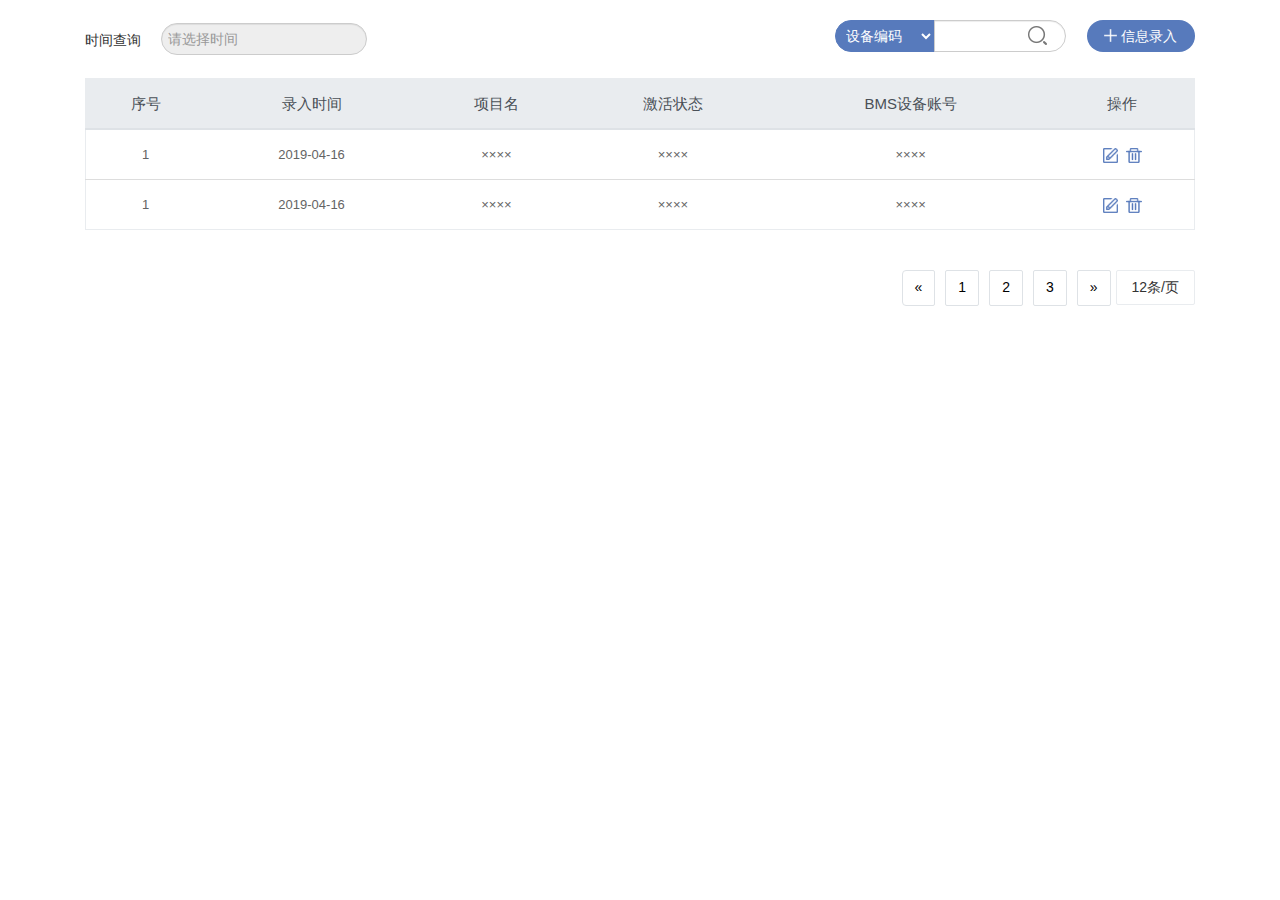
<file: 2019416/Bmsmanage.html>
<html>

<head>
    <title>BMS平台系统管理</title>
    <link rel="stylesheet" href="./css/index.css">
    <link rel="stylesheet" href="https://maxcdn.bootstrapcdn.com/bootstrap/4.0.0/css/bootstrap.min.css" integrity="sha384-Gn5384xqQ1aoWXA+058RXPxPg6fy4IWvTNh0E263XmFcJlSAwiGgFAW/dAiS6JXm"
        crossorigin="anonymous">
        <link href="./bootstrap/css/bootstrap.min.css" rel="stylesheet" media="screen">
        <link rel="stylesheet" href="./css/manage.css">
        
</head>


<body>
    <div class="container">
        <div class="dateStyle">

            <div class="control-group">
                <label class="control-label">时间查询</label>
                <input size="16" id="startCheckTime" type="text" value="" placeholder="请选择时间" readonly class="form_datetime">
                <!-- <input size="16" id="endCheckTime" type="text" value="" placeholder="请选择结束时间" readonly class="form_datetime"> -->
            </div>
            <div class="selectStyle">
                <div class="input-group mb-3">
                    <div class="input-group-prepend">
                        <select class="form-controls">
                            <option>设备编码</option>
                            <option>项目名</option>
                        </select>
                    </div>
                    <input type="text" class="form-control" aria-label="Text input with dropdown button">
                    <img onclick="search" src="./img/sousuo.png" alt="" class="search">
                </div>

                <div class="recorded">
                    <img src="./img/jia.png" alt=""> 信息录入
                </div>
            </div>
        </div>


        <div>
            <table class="table table-hover">
                <thead class="thead-light">
                    <tr>
                        <th scope="col">序号</th>
                        <th scope="col">录入时间</th>
                        <th scope="col">项目名</th>
                        <th scope="col">激活状态</th>
                        <th scope="col">BMS设备账号</th>
                        <th scope="col">操作</th>
                    </tr>
                </thead>
                <tbody>
                    <tr>
                        <td>1</td>
                        <td>2019-04-16</td>
                        <td>××××</td>
                        <td>××××</td>
                        <td>××××</td>
                        <td>
                            <img class="edit_btn" src="./img/edit.png" alt="">
                            <img  class="del_btn"  data-toggle="modal" data-target="#exampleModalLong" src="./img/del.png" alt="">
                        </td>
                    </tr>
                    <tr>
                        <td>1</td>
                        <td>2019-04-16</td>
                        <td>××××</td>
                        <td>××××</td>
                        <td>××××</td>
                        <td>
                            <img class="edit_btn" src="./img/edit.png" alt="">
                            <img class="del_btn"  data-toggle="modal" data-target="#exampleModalLong" src="./img/del.png" alt="">
                        </td>
                    </tr>
                </tbody>
            </table>
            <div class="pages">
                <nav aria-label="Page navigation example">
                    <ul class="pagination">
                        <li class="page-item">
                            <a class="page-link" href="#" aria-label="Previous">
                                <span aria-hidden="true">&laquo;</span>
                                <span class="sr-only">Previous</span>
                            </a>
                        </li>
                        <li class="page-item">
                            <a class="page-link" href="#">1</a>
                        </li>
                        <li class="page-item">
                            <a class="page-link" href="#">2</a>
                        </li>
                        <li class="page-item">
                            <a class="page-link" href="#">3</a>
                        </li>
                        <li class="page-item">
                            <a class="page-link" href="#" aria-label="Next">
                                <span aria-hidden="true">&raquo;</span>
                                <span class="sr-only">Next</span>
                            </a>
                        </li>
                        <li class="page-item">
                            <div class="alltotal">
                                12条/页
                            </div>
                        </li>
                    </ul>
                </nav>

            </div>
        </div>
               
    </div>
    
      
      <!-- Modal -->
      <div class="modal fade" id="exampleModalLong" tabindex="-1" role="dialog" aria-labelledby="exampleModalLongTitle" aria-hidden="true">
        <div class="modal-dialog" role="document">
          <div class="modal-content">
            <div class="modal-header">
              <h5 class="modal-title" id="exampleModalLongTitle">是否删除</h5>
              <button type="button" class="close" data-dismiss="modal" aria-label="Close">
                <span aria-hidden="true">&times;</span>
              </button>
            </div>
            <div class="modal-body">
              确定删除？
            </div>
            <div class="modal-footer">
              <button type="button" class="btn btn-secondary" data-dismiss="modal">取消</button>
              <button type="button" class="btn btn-primary">确定</button>
            </div>
          </div>
        </div>
      </div>
          
    <script src="https://code.jquery.com/jquery-3.2.1.slim.min.js" integrity="sha384-KJ3o2DKtIkvYIK3UENzmM7KCkRr/rE9/Qpg6aAZGJwFDMVNA/GpGFF93hXpG5KkN"
        crossorigin="anonymous"></script>
    <script src="https://cdnjs.cloudflare.com/ajax/libs/popper.js/1.12.9/umd/popper.min.js" integrity="sha384-ApNbgh9B+Y1QKtv3Rn7W3mgPxhU9K/ScQsAP7hUibX39j7fakFPskvXusvfa0b4Q"
        crossorigin="anonymous"></script>
    <script src="https://maxcdn.bootstrapcdn.com/bootstrap/4.0.0/js/bootstrap.min.js" integrity="sha384-JZR6Spejh4U02d8jOt6vLEHfe/JQGiRRSQQxSfFWpi1MquVdAyjUar5+76PVCmYl"
        crossorigin="anonymous"></script>
    <script type="text/javascript" src="./jquery/jquery-1.8.3.min.js" charset="UTF-8"></script>
    <script type="text/javascript" src="./bootstrap/js/bootstrap.min.js"></script>
    <script type="text/javascript" src="./js/bootstrap-datetimepicker.js"></script>
    <script type="text/javascript" src="./js/bootstrap-datetimepicker.min.js"></script>
    <script type="text/javascript" src="./js/locales/bootstrap-datetimepicker.zh-CN.js" charset="UTF-8"></script>
    <link href="./css/bootstrap-datetimepicker.min.css" rel="stylesheet" media="screen">
    <script type="text/javascript">
        $('#startCheckTime,#endCheckTime').datetimepicker({
            language: 'zh-CN',
            weekStart: 0, //一周从哪一天开始
            pickDate: true,
            pickTime: true,
            useMinutes: true,
            useSeconds: true,
            useCurrent: true,
            minuteStepping: 1,
            pick12HourFormat: false,
            autoclose: true,//加上这个参数

        });

        $(".form_datetime").datetimepicker({ format: 'yyyy-mm-dd hh:ii' });
        $('.form_datetime').datetimepicker({
            //language:  'fr',
            weekStart: 1,
            todayBtn: 1,
            autoclose: 1,
            todayHighlight: 1,
            startView: 2,
            forceParse: 0,
            showMeridian: 1,

        }
        );

    </script>

</body>


</html>
</file>
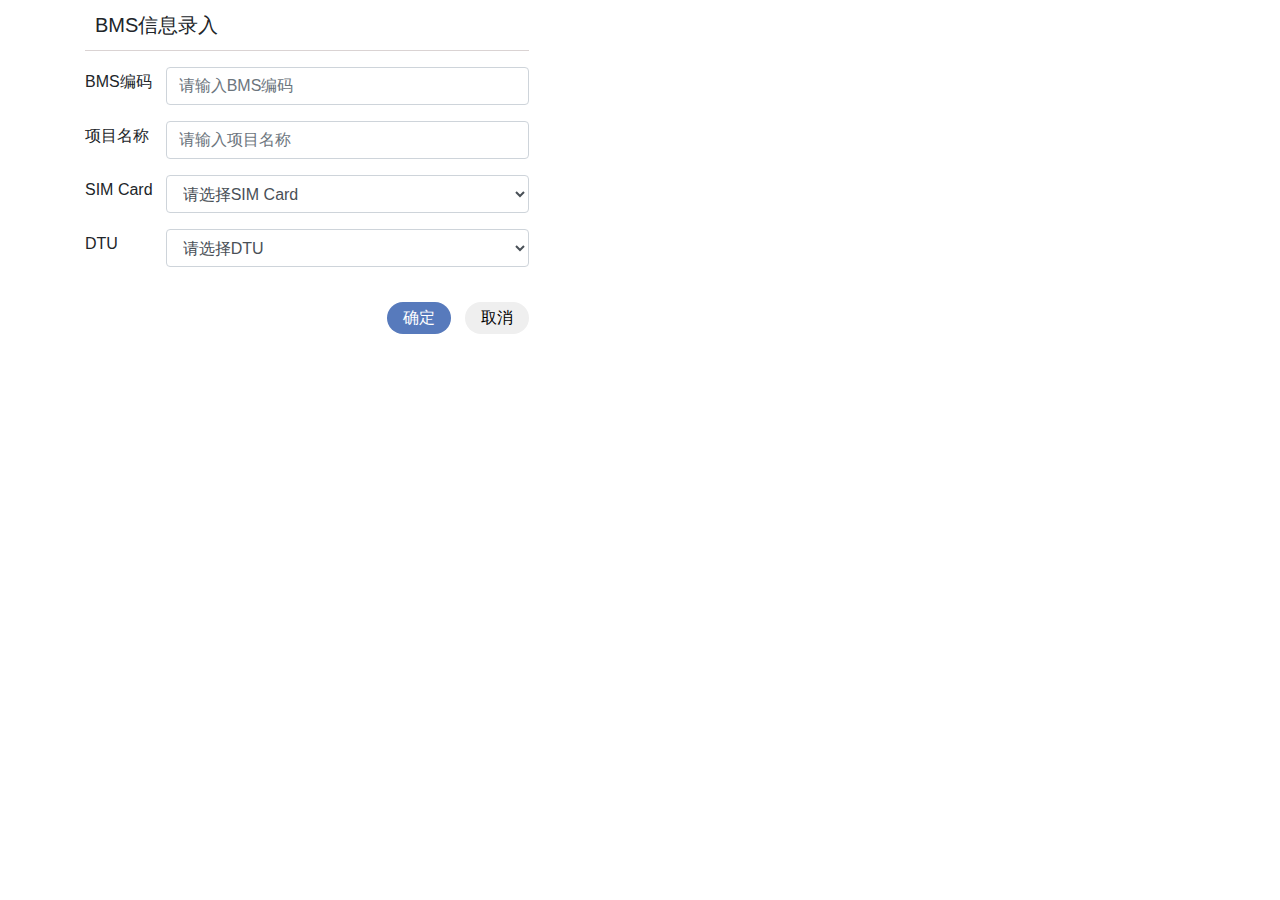
<file: 2019416/Bmsmanageadd.html>
<head>
    <title>BMS平台系统管理</title>
    <link rel="stylesheet" href="https://maxcdn.bootstrapcdn.com/bootstrap/4.0.0/css/bootstrap.min.css" integrity="sha384-Gn5384xqQ1aoWXA+058RXPxPg6fy4IWvTNh0E263XmFcJlSAwiGgFAW/dAiS6JXm"
        crossorigin="anonymous">
        <link rel="stylesheet" href="./css/add.css">
    <style>
        
    </style>
</head>

<body>
    <div class="container">
        <div class="Bmsadd">
            <p>BMS信息录入</p>
            <div>
                <form role="form">
                    <div class="form-group">
                        <label for="name">BMS编码</label>
                        <input type="text" class="form-control" id="name" placeholder="请输入BMS编码">
                    </div>
                    <div class="form-group">
                        <label for="name">项目名称</label>
                        <input type="text" class="form-control" id="name" placeholder="请输入项目名称">
                    </div>
                    <div class="form-group">
                        <label for="name">SIM Card</label>
                        <select name="" class="form-control" >
                            <option disabled selected>请选择SIM Card</option>
                            <option value="volvo">1</option>
                            <option value="saab">2</option>
                        </select>
                    </div>
                    <div class="form-group">
                        <label for="name">DTU</label>
                        <select class="form-control">
                           <option disabled selected>请选择DTU</option>
                            <option>1</option>
                            <option>2</option>
                            <option>3</option>
                            <option>4</option>
                            <option>5</option>
                        </select>
                    </div>
                   <div class="from_footer">
                        <button type="submit" class="btn btn-default up">确定</button>
                        <button type="submit" class="btn btn-default">取消</button>
                   </div>
                </form>
            </div>
        </div>

    </div>
</body>
</file>
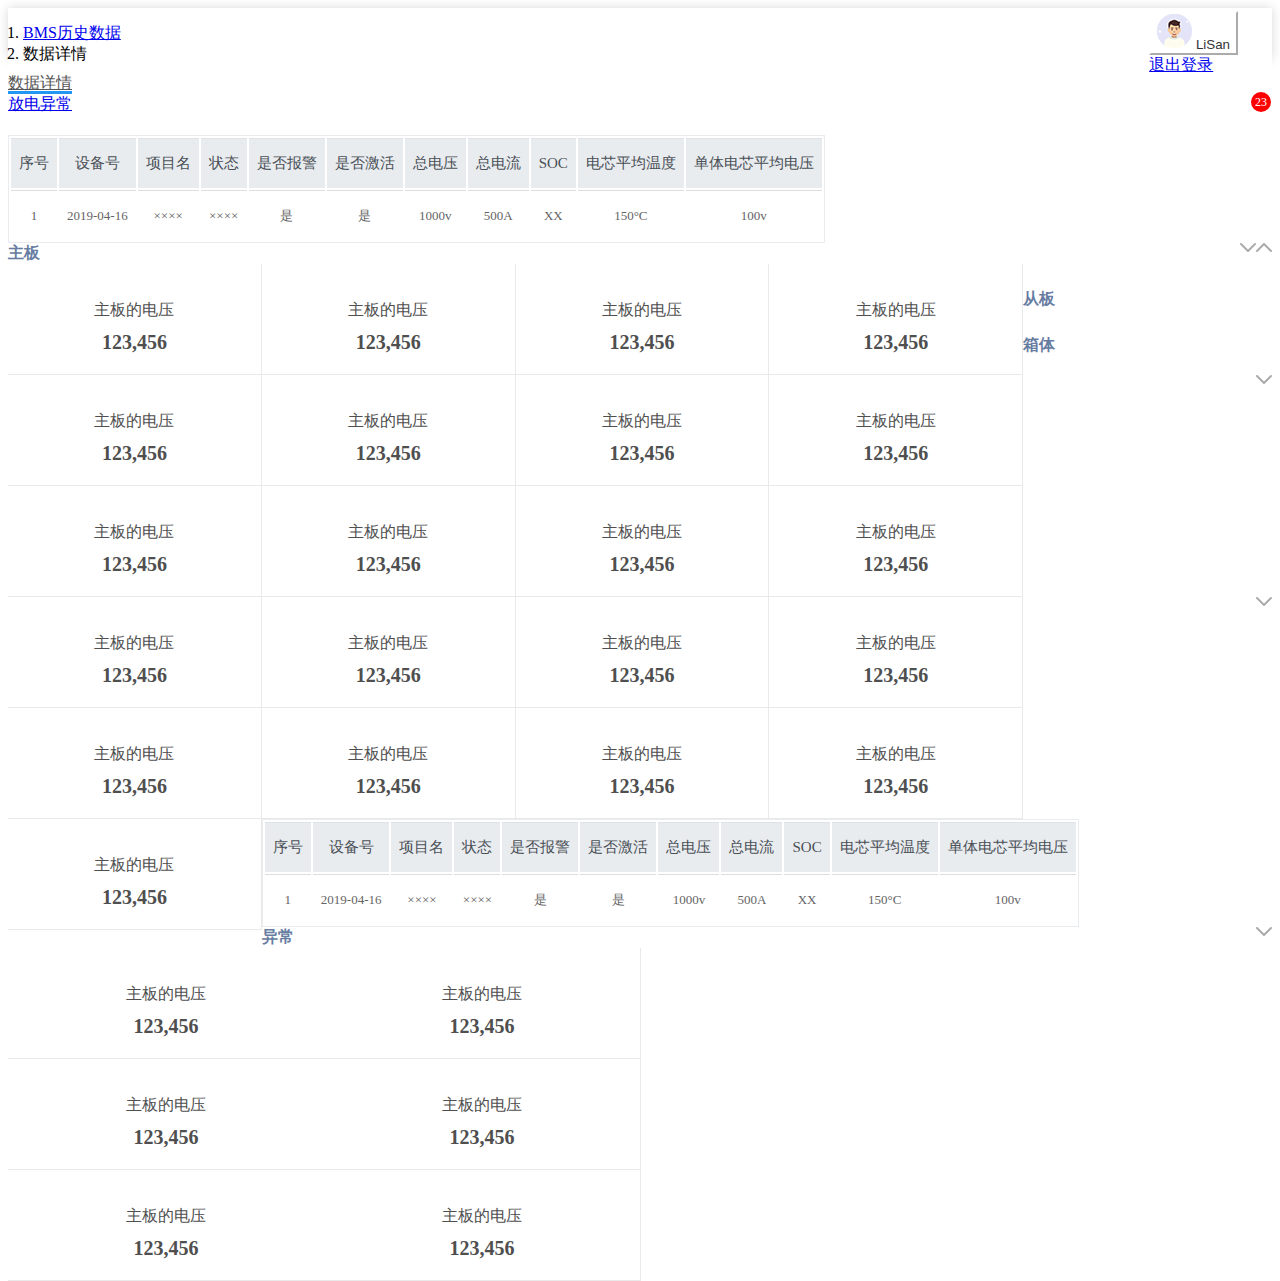
<file: 2019416/details.html>
<!DOCTYPE html>
<html>

<head>
    <title>详情</title>

    <link href="https://cdn.staticfile.org/twitter-bootstrap/3.3.7/css/bootstrap.min.css" rel="stylesheet">
    <script src="https://cdn.staticfile.org/jquery/2.0.0/jquery.js"></script>
    <script src="https://cdn.staticfile.org/twitter-bootstrap/3.3.7/js/bootstrap.min.js"></script>
    <link rel="stylesheet" href="./css/details.css">
    <link rel="stylesheet" href="./css/index.css">
</head>

<body>
    <div class="tabsNav">
      <div class="container">
            <nav aria-label="breadcrumb">
                    <ol class="breadcrumb">
                        <li class="breadcrumb-item">
                            <a href="#">BMS历史数据</a>
                        </li>
                        <li class="breadcrumb-item active" aria-current="page">数据详情</li>
                    </ol>
                    <div class="navs">
                        <div class="btn-group">
                            <button type="button" class="btn btn-default dropdown-toggle" data-toggle="dropdown" aria-haspopup="true" aria-expanded="false">
                                <img src="./img/yonghu.png" alt=""> LiSan
                                <span class="caret"></span>
                            </button>
                            <ul class="dropdown-menu">
                                <li>
                                    <a href="#">退出登录</a>
                                </li>
                                
                            </ul>
                        </div>
                    </div>
                </nav>
      </div>

    </div>
    <div class="container">

        <ul id="myTab" class="nav nav-tabs">
            <li class="active">
                <a href="#home" data-toggle="tab">
                    数据详情</a>
            </li>
            <li>
                <a href="#ios" data-toggle="tab">放电异常</a>
                <div class="active_msg">23</div>
            </li>

        </ul>
        <div id="myTabContent" class="tab-content">
            <div class="tab-pane fade in active" id="home">
                <div class="details_table">
                    <table class="table">
                        <thead class="thead-light">
                            <tr>
                                <th scope="col">序号</th>
                                <th scope="col">设备号</th>
                                <th scope="col">项目名</th>
                                <th scope="col">状态</th>
                                <th scope="col">是否报警</th>
                                <th scope="col">是否激活</th>
                                <th scope="col">总电压</th>
                                <th scope="col">总电流</th>
                                <th scope="col">SOC</th>
                                <th scope="col">电芯平均温度</th>
                                <th scope="col">单体电芯平均电压</th>
                            </tr>
                        </thead>
                        <tbody>
                            <tr>
                                <td>1</td>
                                <td>2019-04-16</td>
                                <td>××××</td>
                                <td>××××</td>
                                <td>是</td>
                                <td>是</td>
                                <td>1000v</td>
                                <td>500A</td>
                                <td>XX</td>
                                <td>150°C</td>
                                <td>100v</td>
                            </tr>
                        </tbody>
                    </table>
                </div>
                <div>
                    <div class="panel-group" id="accordion">
                        <div class="panel panel-default">
                            <div class="panel-heading">
                                <h4 class="panel-title" href="#mainboard" data-toggle="collapse" data-parent="#accordion">
                                    主板
                                    <img id="pull" src="./img/pull.png" alt="" class="right_iconpull">
                                    <img id="push" src="./img/push.png" alt="" class="right_iconpull">
                                </h4>
                            </div>
                            <div id="mainboard" class="panel-collapse collapse in">
                                <div class="panel-body">
                                    <div class="mainboard_list">
                                        <ul>
                                            <li>
                                                <div>
                                                    <p>主板的电压</p>
                                                    <b>123,456</b>
                                                </div>
                                            </li>
                                            <li>
                                                <div>
                                                    <p>主板的电压</p>
                                                    <b>123,456</b>
                                                </div>
                                            </li>
                                            <li>
                                                <div>
                                                    <p>主板的电压</p>
                                                    <b>123,456</b>
                                                </div>
                                            </li>
                                            <li>
                                                <div>
                                                    <p>主板的电压</p>
                                                    <b>123,456</b>
                                                </div>
                                            </li>
                                            <li>
                                                <div>
                                                    <p>主板的电压</p>
                                                    <b>123,456</b>
                                                </div>
                                            </li>
                                            <li>
                                                <div>
                                                    <p>主板的电压</p>
                                                    <b>123,456</b>
                                                </div>
                                            </li>
                                            <li>
                                                <div>
                                                    <p>主板的电压</p>
                                                    <b>123,456</b>
                                                </div>
                                            </li>

                                        </ul>
                                    </div>
                                </div>
                            </div>
                        </div>
                        <div class="panel panel-default">
                            <div class="panel-heading">
                                <h4 class="panel-title" data-toggle="collapse" data-parent="#accordion" href="#collapseTwo">
                                    从板
                                    <img id="push" src="./img/push.png" alt="" class="right_iconpull">

                                </h4>
                            </div>
                            <div id="collapseTwo" class="panel-collapse collapse">
                                <div class="panel-body">
                                    <div class="mainboard_list">
                                        <ul>
                                            <li>
                                                <div>
                                                    <p>主板的电压</p>
                                                    <b>123,456</b>
                                                </div>
                                            </li>
                                            <li>
                                                <div>
                                                    <p>主板的电压</p>
                                                    <b>123,456</b>
                                                </div>
                                            </li>
                                            <li>
                                                <div>
                                                    <p>主板的电压</p>
                                                    <b>123,456</b>
                                                </div>
                                            </li>
                                            <li>
                                                <div>
                                                    <p>主板的电压</p>
                                                    <b>123,456</b>
                                                </div>
                                            </li>
                                            <li>
                                                <div>
                                                    <p>主板的电压</p>
                                                    <b>123,456</b>
                                                </div>
                                            </li>
                                            <li>
                                                <div>
                                                    <p>主板的电压</p>
                                                    <b>123,456</b>
                                                </div>
                                            </li>
                                            <li>
                                                <div>
                                                    <p>主板的电压</p>
                                                    <b>123,456</b>
                                                </div>
                                            </li>

                                        </ul>
                                    </div>
                                </div>
                            </div>
                        </div>
                        <div class="panel panel-default">
                            <div class="panel-heading">
                                <h4 class="panel-title" data-toggle="collapse" data-parent="#accordion" href="#collapseThree">

                                    箱体
                                    <img id="push" src="./img/push.png" alt="" class="right_iconpull">

                                </h4>
                            </div>
                            <div id="collapseThree" class="panel-collapse collapse">
                                <div class="panel-body">
                                    <div class="mainboard_list">
                                        <ul>
                                            <li>
                                                <div>
                                                    <p>主板的电压</p>
                                                    <b>123,456</b>
                                                </div>
                                            </li>
                                            <li>
                                                <div>
                                                    <p>主板的电压</p>
                                                    <b>123,456</b>
                                                </div>
                                            </li>
                                            <li>
                                                <div>
                                                    <p>主板的电压</p>
                                                    <b>123,456</b>
                                                </div>
                                            </li>
                                            <li>
                                                <div>
                                                    <p>主板的电压</p>
                                                    <b>123,456</b>
                                                </div>
                                            </li>
                                            <li>
                                                <div>
                                                    <p>主板的电压</p>
                                                    <b>123,456</b>
                                                </div>
                                            </li>
                                            <li>
                                                <div>
                                                    <p>主板的电压</p>
                                                    <b>123,456</b>
                                                </div>
                                            </li>
                                            <li>
                                                <div>
                                                    <p>主板的电压</p>
                                                    <b>123,456</b>
                                                </div>
                                            </li>

                                        </ul>
                                    </div>
                                </div>
                            </div>
                        </div>
                    </div>
                </div>
            </div>

            <div class="tab-pane fade" id="ios">
                <div class="details_table">
                    <table class="table">
                        <thead class="thead-light">
                            <tr>
                                <th scope="col">序号</th>
                                <th scope="col">设备号</th>
                                <th scope="col">项目名</th>
                                <th scope="col">状态</th>
                                <th scope="col">是否报警</th>
                                <th scope="col">是否激活</th>
                                <th scope="col">总电压</th>
                                <th scope="col">总电流</th>
                                <th scope="col">SOC</th>
                                <th scope="col">电芯平均温度</th>
                                <th scope="col">单体电芯平均电压</th>
                            </tr>
                        </thead>
                        <tbody>
                            <tr>
                                <td>1</td>
                                <td>2019-04-16</td>
                                <td>××××</td>
                                <td>××××</td>
                                <td>是</td>
                                <td>是</td>
                                <td>1000v</td>
                                <td>500A</td>
                                <td>XX</td>
                                <td>150°C</td>
                                <td>100v</td>
                            </tr>
                        </tbody>
                    </table>
                </div>
                <div class="panel-group" id="accordions">
                    <div class="panel panel-default">
                        <div class="panel-heading">
                            <h4 class="panel-title" href="#abnormal" data-toggle="collapse" data-parent="#accordions">
                                异常
                                <img id="push" src="./img/push.png" alt="" class="right_iconpull">
                            </h4>
                        </div>
                        <div id="abnormal" class="panel-collapse collapse in">
                            <div class="panel-body">
                                <div class="abnormal_list">
                                    <ul>
                                        <li>
                                            <div>
                                                <p>主板的电压</p>
                                                <b>123,456</b>
                                            </div>
                                            <div>
                                                <p>主板的电压</p>
                                                <b>123,456</b>
                                            </div>
                                        </li>
                                        <li>
                                            <div>
                                                <p>主板的电压</p>
                                                <b>123,456</b>
                                            </div>
                                            <div>
                                                <p>主板的电压</p>
                                                <b>123,456</b>
                                            </div>
                                        </li>
                                        <li>
                                            <div>
                                                <p>主板的电压</p>
                                                <b>123,456</b>
                                            </div>

                                            <div>
                                                <p>主板的电压</p>
                                                <b>123,456</b>
                                            </div>
                                        </li>


                                    </ul>
                                </div>
                            </div>
                        </div>
                    </div>
                </div>
            </div>
        </div>
    </div>
    <script>
        $(function () {
            $('#myTab li:eq(0) a').tab('show');
        });
        $(function () { $('#mainboard').collapse('show') });
        $(function () { $('#collapseTwo').collapse('show') });
        $(function () { $('#collapseThree').collapse('show') });
        $(function () {
            $('#collapseThree').collapse({
                toggle: false
            })
        });
        $("#pull").hide();
        $('#mainboard').on('show.bs.collapse', function () {
            $("#pull").show();
            $("#push").hide();

        })
        $('#mainboard').on('hide.bs.collapse', function () {

            $("#push").show();
            $("#pull").hide();
        })
    </script>

</body>

</html>
</file>
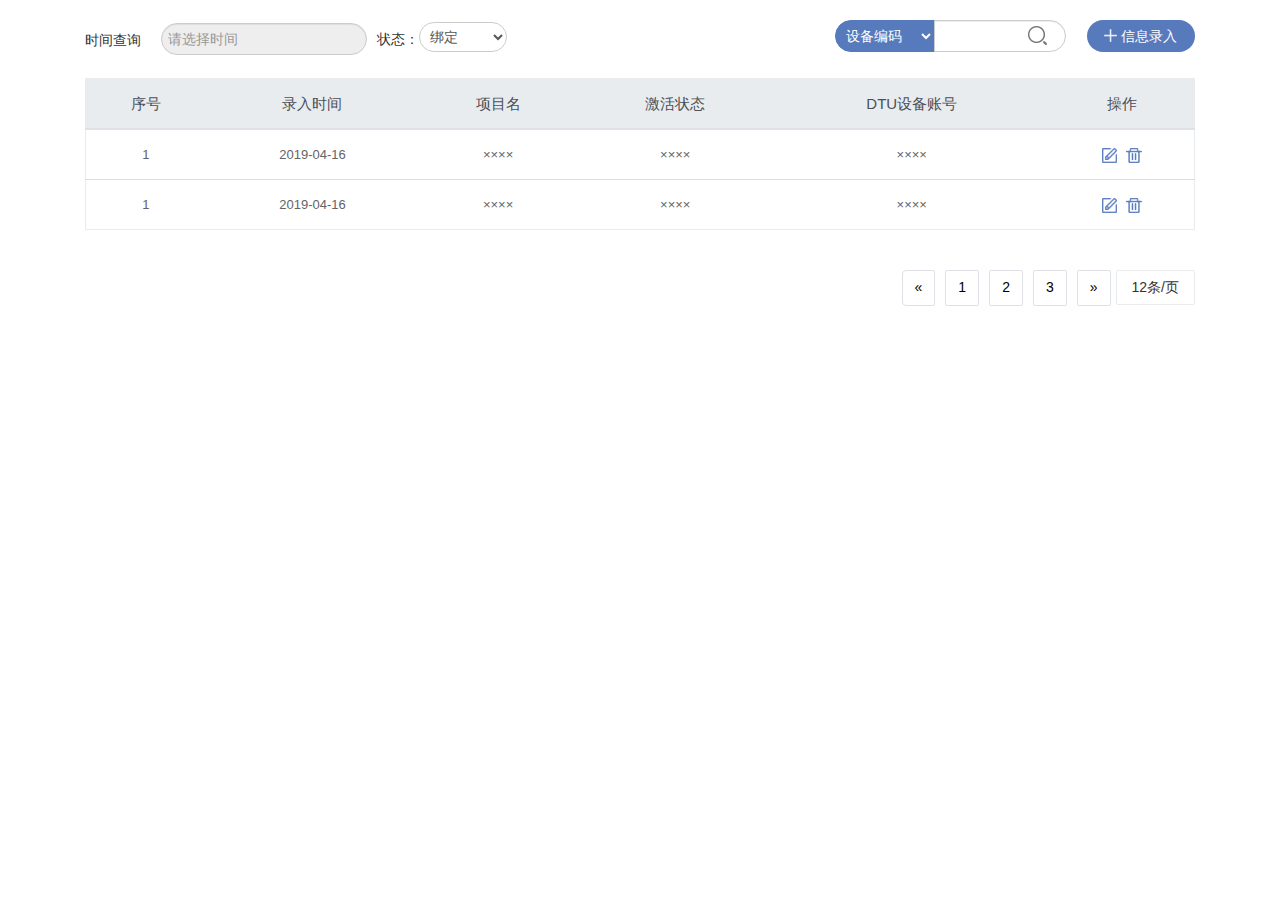
<file: 2019416/Dtumanage.html>
<html>

<head>
    <title>BMS平台系统管理</title>
    <link rel="stylesheet" href="./css/index.css">
    <link rel="stylesheet" href="https://maxcdn.bootstrapcdn.com/bootstrap/4.0.0/css/bootstrap.min.css" integrity="sha384-Gn5384xqQ1aoWXA+058RXPxPg6fy4IWvTNh0E263XmFcJlSAwiGgFAW/dAiS6JXm"
        crossorigin="anonymous">
    <link href="./bootstrap/css/bootstrap.min.css" rel="stylesheet" media="screen">
    <link rel="stylesheet" href="./css/manage.css">
    
</head>


<body>
    <div class="container">
        <div class="dateStyle">

            <div class="control-group">
                <label class="control-label">时间查询</label>
                <input size="16" id="startCheckTime" type="text" value="" placeholder="请选择时间" readonly class="form_datetime">
                <!-- <input size="16" id="endCheckTime" type="text" value="" placeholder="请选择结束时间" readonly class="form_datetime"> -->
                <div class="state">
                    状态：
                    <select>
                        <option value="绑定">绑定</option>
                        <option value="未绑定">未绑定</option>
                    </select>
                </div>
            </div>
            <div class="selectStyle">
                <div class="input-group mb-3">
                    <div class="input-group-prepend">
                        <select class="form-controls">
                            <option>设备编码</option>
                            <option>项目名</option>
                        </select>
                    </div>
                    <input type="text" class="form-control" aria-label="Text input with dropdown button">
                    <img onclick="search" src="./img/sousuo.png" alt="" class="search">
                </div>

                <div class="recorded">
                    <img src="./img/jia.png" alt=""> 信息录入
                </div>
            </div>
        </div>


        <div>
            <table class="table table-hover">
                <thead class="thead-light">
                    <tr>
                        <th scope="col">序号</th>
                        <th scope="col">录入时间</th>
                        <th scope="col">项目名</th>
                        <th scope="col">激活状态</th>
                        <th scope="col">DTU设备账号</th>
                        <th scope="col">操作</th>
                    </tr>
                </thead>
                <tbody>
                    <tr>
                        <td>1</td>
                        <td>2019-04-16</td>
                        <td>××××</td>
                        <td>××××</td>
                        <td>××××</td>
                        <td>
                            <img class="edit_btn" src="./img/edit.png" alt="">
                            <img class="del_btn" src="./img/del.png" alt="">
                        </td>
                    </tr>
                    <tr>
                        <td>1</td>
                        <td>2019-04-16</td>
                        <td>××××</td>
                        <td>××××</td>
                        <td>××××</td>
                        <td>
                            <img class="edit_btn" src="./img/edit.png" alt="">
                            <img class="del_btn" src="./img/del.png" alt="">
                        </td>
                    </tr>
                </tbody>
            </table>
            <div class="pages">
                <nav aria-label="Page navigation example">
                    <ul class="pagination">
                        <li class="page-item">
                            <a class="page-link" href="#" aria-label="Previous">
                                <span aria-hidden="true">&laquo;</span>
                                <span class="sr-only">Previous</span>
                            </a>
                        </li>
                        <li class="page-item">
                            <a class="page-link" href="#">1</a>
                        </li>
                        <li class="page-item">
                            <a class="page-link" href="#">2</a>
                        </li>
                        <li class="page-item">
                            <a class="page-link" href="#">3</a>
                        </li>
                        <li class="page-item">
                            <a class="page-link" href="#" aria-label="Next">
                                <span aria-hidden="true">&raquo;</span>
                                <span class="sr-only">Next</span>
                            </a>
                        </li>
                        <li class="page-item">
                            <div class="alltotal">
                                12条/页
                            </div>
                        </li>
                    </ul>
                </nav>

            </div>
        </div>
    </div>
    <script src="https://code.jquery.com/jquery-3.2.1.slim.min.js" integrity="sha384-KJ3o2DKtIkvYIK3UENzmM7KCkRr/rE9/Qpg6aAZGJwFDMVNA/GpGFF93hXpG5KkN"
        crossorigin="anonymous"></script>
    <script src="https://cdnjs.cloudflare.com/ajax/libs/popper.js/1.12.9/umd/popper.min.js" integrity="sha384-ApNbgh9B+Y1QKtv3Rn7W3mgPxhU9K/ScQsAP7hUibX39j7fakFPskvXusvfa0b4Q"
        crossorigin="anonymous"></script>
    <script src="https://maxcdn.bootstrapcdn.com/bootstrap/4.0.0/js/bootstrap.min.js" integrity="sha384-JZR6Spejh4U02d8jOt6vLEHfe/JQGiRRSQQxSfFWpi1MquVdAyjUar5+76PVCmYl"
        crossorigin="anonymous"></script>
    <script type="text/javascript" src="./jquery/jquery-1.8.3.min.js" charset="UTF-8"></script>
    <script type="text/javascript" src="./bootstrap/js/bootstrap.min.js"></script>
    <script type="text/javascript" src="./js/bootstrap-datetimepicker.js"></script>
    <script type="text/javascript" src="./js/bootstrap-datetimepicker.min.js"></script>
    <script type="text/javascript" src="./js/locales/bootstrap-datetimepicker.zh-CN.js" charset="UTF-8"></script>
    <link href="./css/bootstrap-datetimepicker.min.css" rel="stylesheet" media="screen">
    <script type="text/javascript">
        $('#startCheckTime,#endCheckTime').datetimepicker({
            language: 'zh-CN',
            weekStart: 0, //一周从哪一天开始
            pickDate: true,
            pickTime: true,
            useMinutes: true,
            useSeconds: true,
            useCurrent: true,
            minuteStepping: 1,
            pick12HourFormat: false,
            autoclose: true,//加上这个参数

        });

        $(".form_datetime").datetimepicker({ format: 'yyyy-mm-dd hh:ii' });
        $('.form_datetime').datetimepicker({
            //language:  'fr',
            weekStart: 1,
            todayBtn: 1,
            autoclose: 1,
            todayHighlight: 1,
            startView: 2,
            forceParse: 0,
            showMeridian: 1,

        }
        );

    </script>

</body>


</html>
</file>
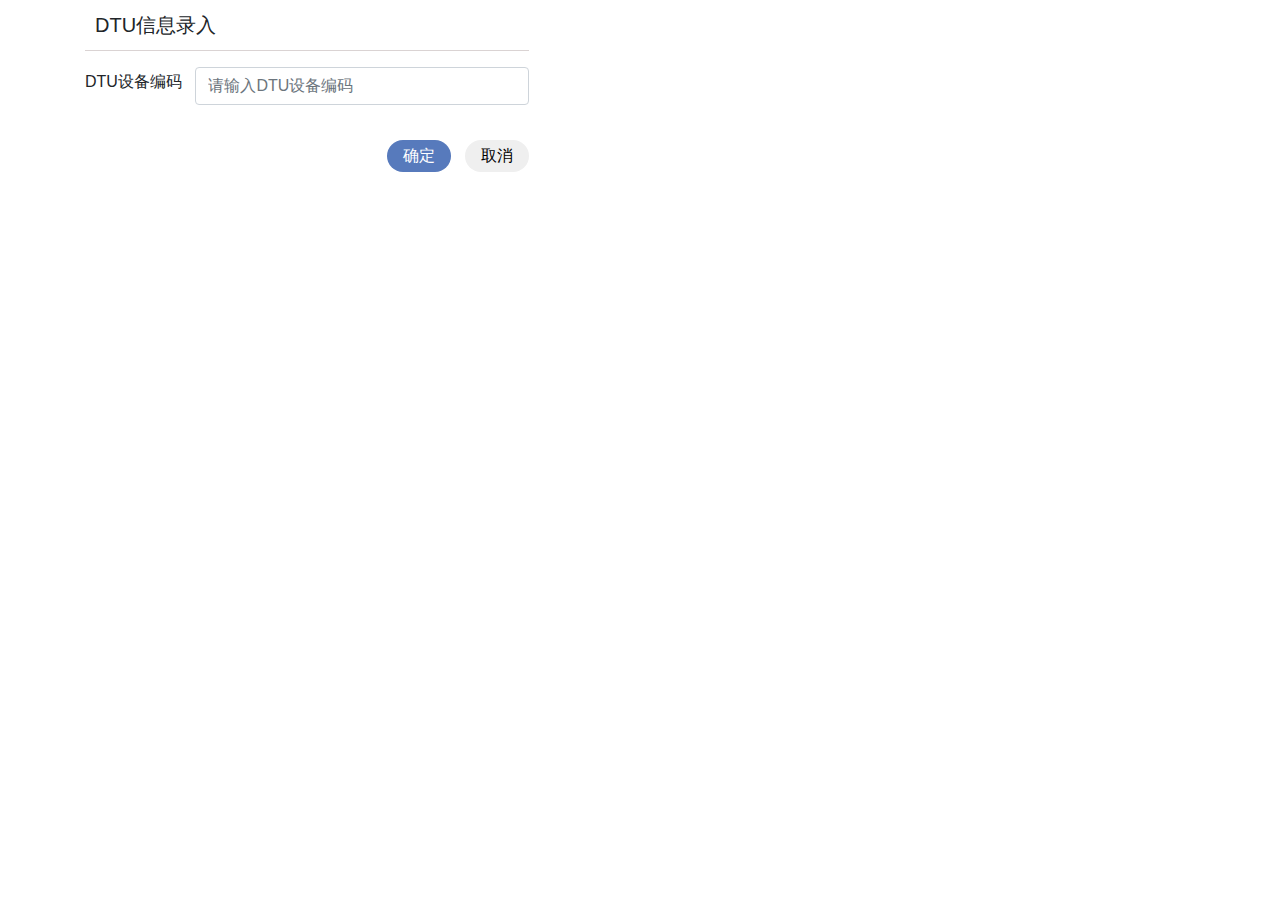
<file: 2019416/Dtumanageadd.html>
<head>
    <title>BMS平台系统管理</title>
    <link rel="stylesheet" href="https://maxcdn.bootstrapcdn.com/bootstrap/4.0.0/css/bootstrap.min.css" integrity="sha384-Gn5384xqQ1aoWXA+058RXPxPg6fy4IWvTNh0E263XmFcJlSAwiGgFAW/dAiS6JXm"
        crossorigin="anonymous">
    <link rel="stylesheet" href="./css/add.css">

    <style>
        .Bmsadd label {
            width: 150px;
        }
    </style>
</head>

<body>
    <div class="container">
        <div class="Bmsadd">
            <p>DTU信息录入</p>
            <div>
                <form role="form">
                    <div class="form-group">
                        <label for="name">DTU设备编码</label>
                        <input type="text" class="form-control" id="name" placeholder="请输入DTU设备编码">
                    </div>

                    <div class="from_footer">
                        <button type="submit" class="btn btn-default up">确定</button>
                        <button type="submit" class="btn btn-default">取消</button>
                    </div>
                </form>
            </div>
        </div>

    </div>
</body>
</file>
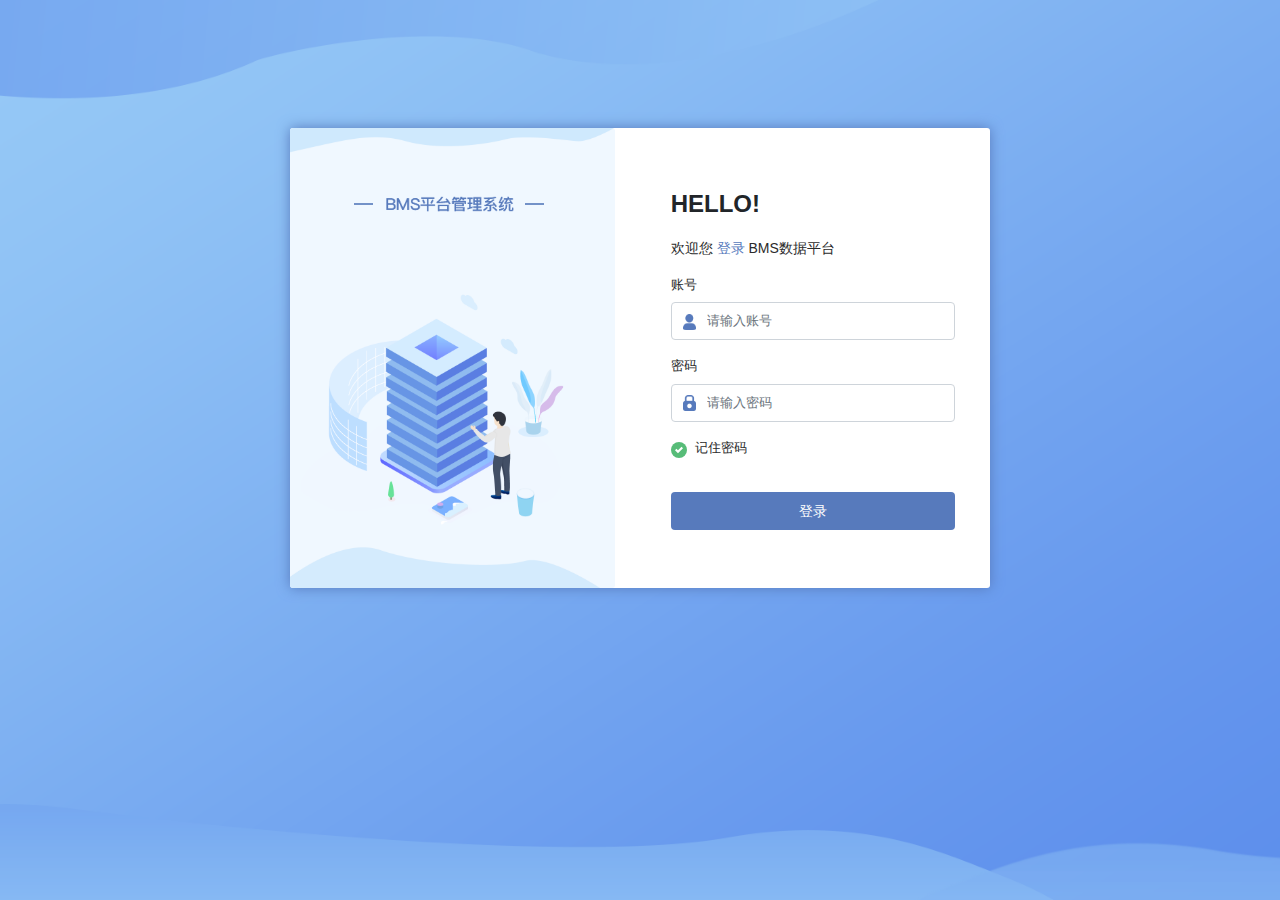
<file: 2019416/login.html>
<head>
    <title>登录</title>
    <link rel="stylesheet" href="https://maxcdn.bootstrapcdn.com/bootstrap/4.0.0/css/bootstrap.min.css" integrity="sha384-Gn5384xqQ1aoWXA+058RXPxPg6fy4IWvTNh0E263XmFcJlSAwiGgFAW/dAiS6JXm"
        crossorigin="anonymous">
    <style>
        * {
            margin: 0px;
            padding: 0px;
        }

        .login_bg {
            background: url("./img/login.png");
            height: 100%;
            background-size: 100% 100%;
        }

        .con {
            width: 700px;
            margin: 0 auto;
            background: white;
            height: 460px;
            display: flex;
            align-items: center;
            -webkit-box-shadow: 0 0 13px #577abc;
            border-radius: 3px;
        }

        .logincon {
            padding-top: 10%;
        }

        .container img {}

        .login_from {
            padding-left: 8%;
            width: 100%;
            padding-right: 5%;
        }

        .login_Welcome {
            font-weight: 600;
            font-size: 24px;
        }

        .login_title {
            font-size: 14px;
            color: #2b2b2b;
        }

        .login_title span {
            color: #577abc;
        }

        .login_bg label {
            font-size: 13px;
            color: #2b2b2b;
        }

        .login_bg .btn {
            background: #577abc !important;
            color: #ffffff;
            font-size: 14px;
            width: 100% !important;
            height: 38px;
            line-height: 22px;
        }

        .custom-checkbox .custom-control-input:checked~.custom-control-label::before {
            background-color: #57bc78;
            border-radius: 25px;
        }

        .custom-checkbox .custom-control-label::before {
            border-radius: 15px !important;
        }

        .rememberpassword {
            display: flex;
            align-items: center;
            padding-bottom: 35px;
        }

        .login_bg .form-group {
            position: relative;
        }

        .login_bg .form-group img {
            position: absolute;
            height: 16px;
            top: 39px;
            z-index: 999;
            left: 12px;
        }

        .login_bg .form-control {
            padding-left: 35px;
            font-size: 13px;
            height: 38px;
            line-height: 38px;
        }
.login_img{
    position: relative;
}
        .title {
            position: absolute;
            top: 68px;
            z-index: 999;
            left: 50%;
            margin-left: -98px;
            text-align: center;
            height: 16px;
        }

        .loginLeft {
            position: relative;
            height: 460px;
            border-radius: 3px;
        }
    </style>
</head>

<body>
    <div class="login_bg">
        <div class="container logincon">
            <div class="con">
                <div class="login_img">
                    <img class="title" src="./img/title.png" alt="">
                    <img class="loginLeft" src="./img/loginImg.png" alt="">
                </div>
                <div class="login_from">
                    <p class="login_Welcome">HELLO!</p>
                    <p class="login_title">欢迎您
                        <span>登录</span> BMS数据平台</p>

                    <form role="form">
                        <div class="form-group">
                            <label for="name">账号</label>
                            <img src="./img/zhanghao.png" alt="">
                            <input type="text" class="form-control" id="name" placeholder="请输入账号">
                        </div>
                        <div class="form-group">
                            <label for="name">密码</label>
                            <img src="./img/mima.png" alt="">
                            <input type="text" class="form-control" id="name" placeholder="请输入密码">
                        </div>
                        <div class="custom-control custom-checkbox rememberpassword">
                            <input type="checkbox" checked="" class="custom-control-input" id="customCheck1">
                            <label class="custom-control-label" for="customCheck1">记住密码</label>
                        </div>
                        <div class="from_footer">
                            <button type="submit" class="btn btn-default">登录</button>
                        </div>
                    </form>
                </div>
            </div>
        </div>
    </div>
</body>
</file>
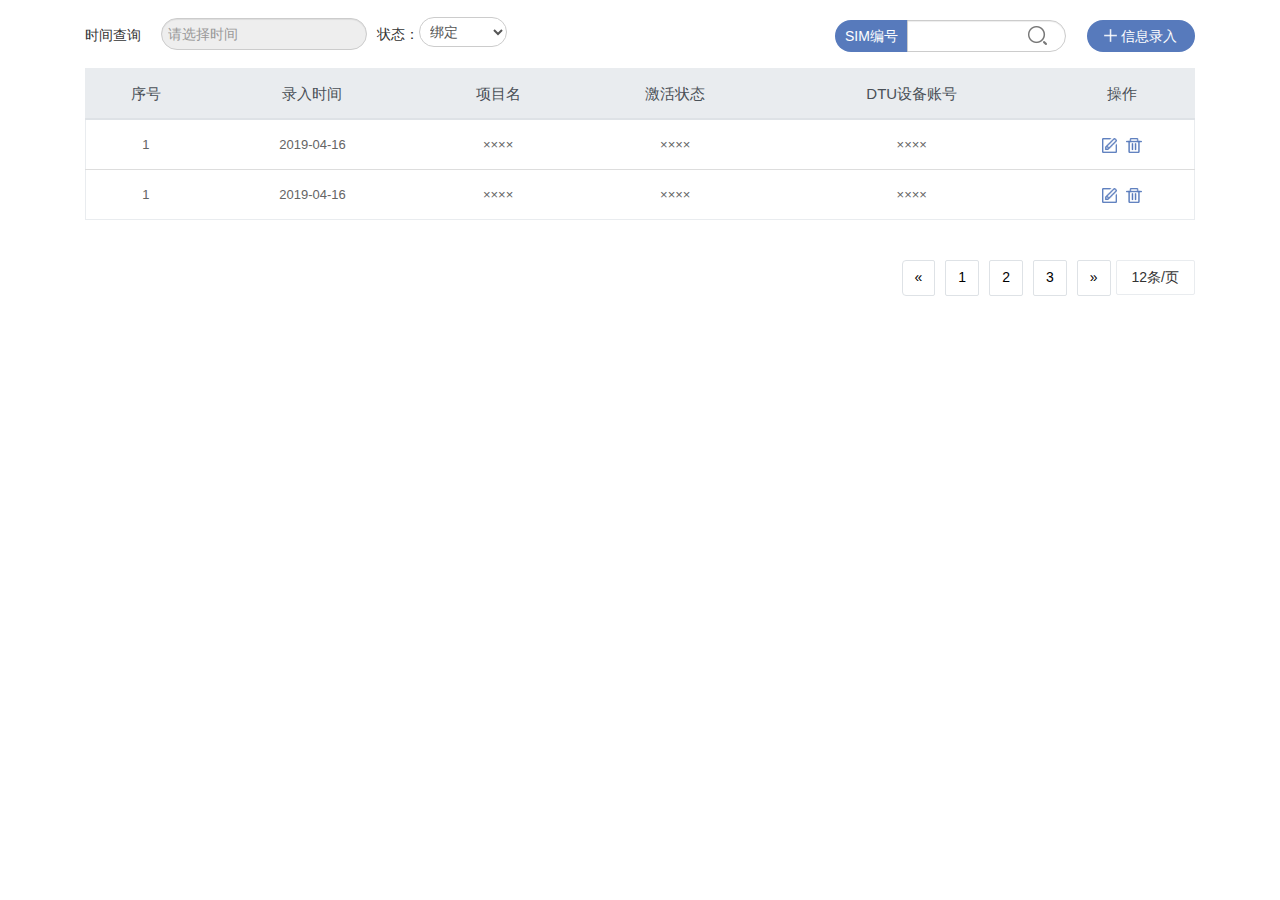
<file: 2019416/Simmange.html>
<html>

<head>
    <title>BMS平台系统管理</title>
    <link rel="stylesheet" href="./css/index.css">
    <link rel="stylesheet" href="https://maxcdn.bootstrapcdn.com/bootstrap/4.0.0/css/bootstrap.min.css" integrity="sha384-Gn5384xqQ1aoWXA+058RXPxPg6fy4IWvTNh0E263XmFcJlSAwiGgFAW/dAiS6JXm"
        crossorigin="anonymous">
    <link href="./bootstrap/css/bootstrap.min.css" rel="stylesheet" media="screen">
  <link rel="stylesheet" href="./css/manage.css">
</head>
<style>
  
</style>

<body>
    <div class="container">
        <div class="dateStyle">

            <div class="control-group">
                <label class="control-label">时间查询</label>
                <input size="16" id="startCheckTime" type="text" value="" placeholder="请选择时间" readonly class="form_datetime">
                <!-- <input size="16" id="endCheckTime" type="text" value="" placeholder="请选择结束时间" readonly class="form_datetime"> -->
                <div class="state">
                    状态：
                    <select>
                        <option value="绑定">绑定</option>
                        <option value="未绑定">未绑定</option>
                    </select>
                </div>
            </div>
            <div class="selectStyle">
                <div class="input-group mb-3">
                    <div class="input-group-prepend labertitle">
                        SIM编号
                    </div>
                    <input type="text" class="form-control" aria-label="Text input with dropdown button">
                    <img onclick="search" src="./img/sousuo.png" alt="" class="search">
                </div>

                <div class="recorded">
                    <img src="./img/jia.png" alt=""> 信息录入
                </div>
            </div>
        </div>


        <div>
            <table class="table table-hover">
                <thead class="thead-light">
                    <tr>
                        <th scope="col">序号</th>
                        <th scope="col">录入时间</th>
                        <th scope="col">项目名</th>
                        <th scope="col">激活状态</th>
                        <th scope="col">DTU设备账号</th>
                        <th scope="col">操作</th>
                    </tr>
                </thead>
                <tbody>
                    <tr>
                        <td>1</td>
                        <td>2019-04-16</td>
                        <td>××××</td>
                        <td>××××</td>
                        <td>××××</td>
                        <td>
                            <img class="edit_btn" src="./img/edit.png" alt="">
                            <img class="del_btn" src="./img/del.png" alt="">
                        </td>
                    </tr>
                    <tr>
                        <td>1</td>
                        <td>2019-04-16</td>
                        <td>××××</td>
                        <td>××××</td>
                        <td>××××</td>
                        <td>
                            <img class="edit_btn" src="./img/edit.png" alt="">
                            <img class="del_btn" src="./img/del.png" alt="">
                        </td>
                    </tr>
                </tbody>
            </table>
            <div class="pages">
                <nav aria-label="Page navigation example">
                    <ul class="pagination">
                        <li class="page-item">
                            <a class="page-link" href="#" aria-label="Previous">
                                <span aria-hidden="true">&laquo;</span>
                                <span class="sr-only">Previous</span>
                            </a>
                        </li>
                        <li class="page-item">
                            <a class="page-link" href="#">1</a>
                        </li>
                        <li class="page-item">
                            <a class="page-link" href="#">2</a>
                        </li>
                        <li class="page-item">
                            <a class="page-link" href="#">3</a>
                        </li>
                        <li class="page-item">
                            <a class="page-link" href="#" aria-label="Next">
                                <span aria-hidden="true">&raquo;</span>
                                <span class="sr-only">Next</span>
                            </a>
                        </li>
                        <li class="page-item">
                            <div class="alltotal">
                                12条/页
                            </div>
                        </li>
                    </ul>
                </nav>

            </div>
        </div>
    </div>
    <script src="https://code.jquery.com/jquery-3.2.1.slim.min.js" integrity="sha384-KJ3o2DKtIkvYIK3UENzmM7KCkRr/rE9/Qpg6aAZGJwFDMVNA/GpGFF93hXpG5KkN"
        crossorigin="anonymous"></script>
    <script src="https://cdnjs.cloudflare.com/ajax/libs/popper.js/1.12.9/umd/popper.min.js" integrity="sha384-ApNbgh9B+Y1QKtv3Rn7W3mgPxhU9K/ScQsAP7hUibX39j7fakFPskvXusvfa0b4Q"
        crossorigin="anonymous"></script>
    <script src="https://maxcdn.bootstrapcdn.com/bootstrap/4.0.0/js/bootstrap.min.js" integrity="sha384-JZR6Spejh4U02d8jOt6vLEHfe/JQGiRRSQQxSfFWpi1MquVdAyjUar5+76PVCmYl"
        crossorigin="anonymous"></script>
    <script type="text/javascript" src="./jquery/jquery-1.8.3.min.js" charset="UTF-8"></script>
    <script type="text/javascript" src="./bootstrap/js/bootstrap.min.js"></script>
    <script type="text/javascript" src="./js/bootstrap-datetimepicker.js"></script>
    <script type="text/javascript" src="./js/bootstrap-datetimepicker.min.js"></script>
    <script type="text/javascript" src="./js/locales/bootstrap-datetimepicker.zh-CN.js" charset="UTF-8"></script>
    <link href="./css/bootstrap-datetimepicker.min.css" rel="stylesheet" media="screen">
    <script type="text/javascript">
        $('#startCheckTime,#endCheckTime').datetimepicker({
            language: 'zh-CN',
            weekStart: 0, //一周从哪一天开始
            pickDate: true,
            pickTime: true,
            useMinutes: true,
            useSeconds: true,
            useCurrent: true,
            minuteStepping: 1,
            pick12HourFormat: false,
            autoclose: true,//加上这个参数

        });

        $(".form_datetime").datetimepicker({ format: 'yyyy-mm-dd hh:ii' });
        $('.form_datetime').datetimepicker({
            //language:  'fr',
            weekStart: 1,
            todayBtn: 1,
            autoclose: 1,
            todayHighlight: 1,
            startView: 2,
            forceParse: 0,
            showMeridian: 1,

        }
        );

    </script>

</body>


</html>
</file>
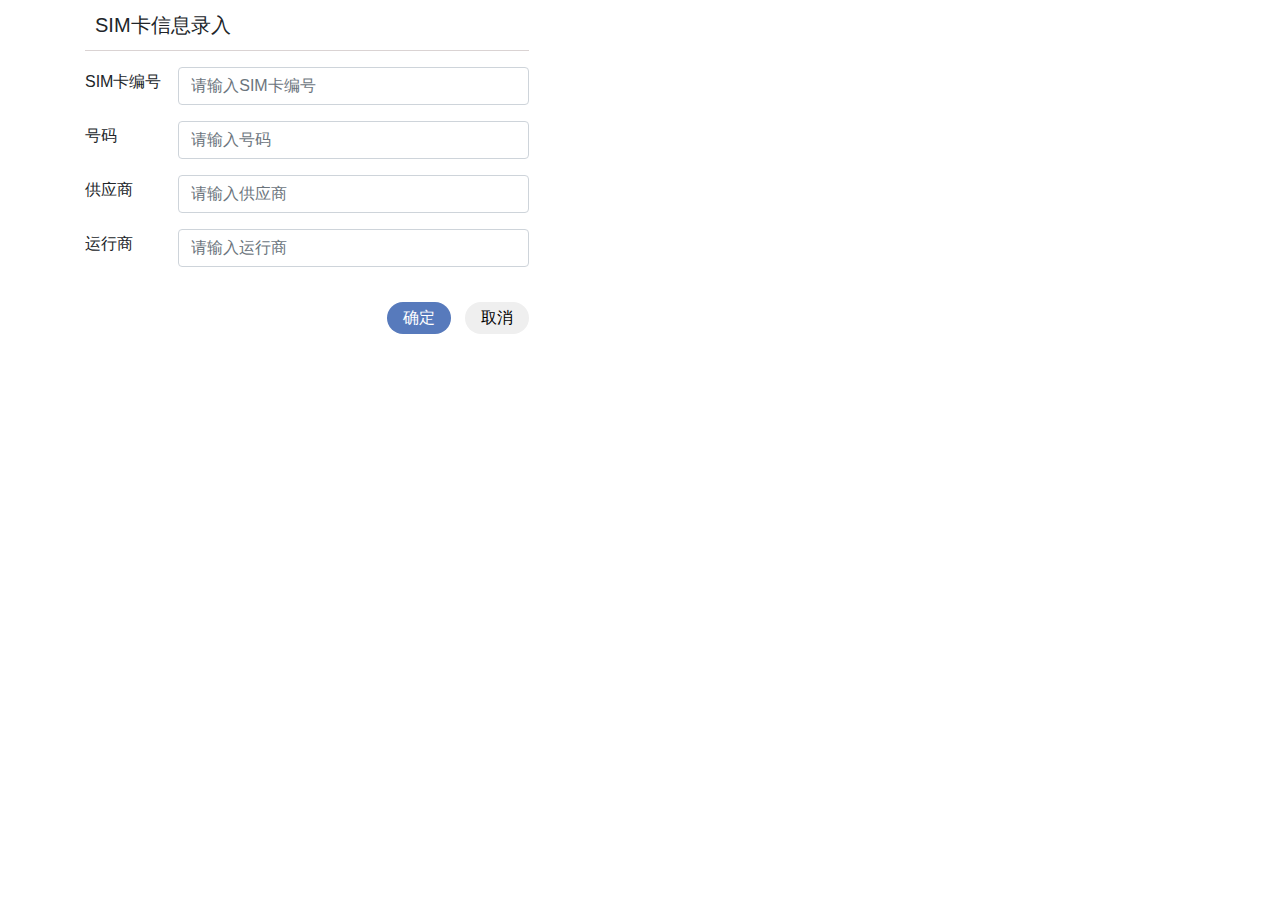
<file: 2019416/Simmangeadd.html>
<head>
    <title>BMS平台系统管理</title>
    <link rel="stylesheet" href="https://maxcdn.bootstrapcdn.com/bootstrap/4.0.0/css/bootstrap.min.css" integrity="sha384-Gn5384xqQ1aoWXA+058RXPxPg6fy4IWvTNh0E263XmFcJlSAwiGgFAW/dAiS6JXm"
        crossorigin="anonymous">
    <link rel="stylesheet" href="./css/add.css">
    <style>
        .Bmsadd label {
            width: 120px;
        }
    </style>
</head>

<body>
    <div class="container">
        <div class="Bmsadd">
            <p>SIM卡信息录入</p>
            <div>
                <form role="form">
                    <div class="form-group">
                        <label for="name">SIM卡编号</label>
                        <input type="text" class="form-control" id="name" placeholder="请输入SIM卡编号">
                    </div>
                    <div class="form-group">
                        <label for="name">号码</label>
                        <input type="text" class="form-control" id="name" placeholder="请输入号码">
                    </div>
                    <div class="form-group">
                        <label for="name">供应商</label>
                        <input type="text" class="form-control" id="name" placeholder="请输入供应商">
                    </div>
                    <div class="form-group">
                        <label for="name">运行商</label>
                        <input type="text" class="form-control" id="name" placeholder="请输入运行商">
                    </div>
                    <div class="from_footer">
                        <button type="submit" class="btn btn-default up">确定</button>
                        <button type="submit" class="btn btn-default">取消</button>
                    </div>
                </form>
            </div>
        </div>

    </div>
</body>
</file>
<file: 2019416/css/index.css>
.selectStyle{
    width: 256px;
    float: right;
    margin-top: 20px;
}
.pages{
    float: right;
    line-height: 35px;

}
.alltotal{
    border: 1px solid #e9ecef;
    padding: 6px 15px;
    line-height: 21px;
    border-radius: 2px;
}
.pages .page-link {
    position: relative;
    display: block;
    padding: .5rem .75rem;
    margin-left: -1px;
    line-height: 1.25;
    color: #000;
    margin: 0px 5px;
    border-radius: 2px;
    background-color: #fff;
    border: 1px solid #dee2e6;
}
.thead-light{
    background: #edeef0;
}
.table{
    border: 1px solid #e9ecef;
}
.table .thead-light th {
    color: #495057;
    background-color: #e9ecef;
    border-color: #dee2e6;
    font-weight: 500;
    color: #7d7d7e;
}
.table td, .table th {
    padding: .75rem;
    vertical-align: top;
    border-top: 1px solid #dee2e6;
    color: #646464;
}
.btn-outline-secondary {
    color: #ffffff;
    background-color: #577abc;
    background-image: none;
    border-color: #6c757d;
}
.input-group-append .btn, .input-group-prepend .btn {
    position: relative;
    z-index: 2;
    border-radius: 50px 0 0 50px;
    background: #577abc;
    color: #fff;
}
.form-controls{
    color: #fff !important;
    text-decoration: none;
    background-color: #577abc !important;
    border-color: #577abc !important;
    padding-left: 6px;
    border-radius: 50px 0 0 50px;
    width: 100px;
    height: 32px;
    
}
.dateStyle .form-control{
    border-radius: 0 50px 50px 0 !important;
    height: 32px !important;
}
.page-link:hover {
    color: #fff !important;
    text-decoration: none;
    background-color: #577abc !important;
    border-color: #577abc !important;
}
.table td, .table th {
    padding: .75rem;
    vertical-align: top;
    text-align: center;
    border-top: 1px solid #dee2e6;
}
.search{
    position: absolute;
    right: 19px;
    top: 6px;
}
.dea{
    margin-top: 7px;
    height: 16px;
}
.table-hover tbody tr:hover {
    background-color: #e7ecf7 !important;
}
.dateStyle{
    float: left;
}
.dateStyle{
    display: flex;
    justify-content: space-between;
    align-items: center;
    width: 100%;
}
.control-group {
    margin-bottom: 0px !important;
    display: flex;
    align-items: center;
    
}
.input-append .add-on, .input-append .btn, .input-append .btn-group {
    margin-left: -1px;
    height: 32px;
}
.form_datetime{
    height: 32px !important;
    margin:0px 10px !important;
}
.control-label{
    padding-right: 10px;
    padding-top: 6px;
}
.table th, .table td {
    padding: 8px ;
    line-height: 33px !important;
    text-align: center !important;
    vertical-align: top;
    border-top: 1px solid #dddddd;
}
.table .thead-light th {
    color: #495057;
    background-color: #e9ecef;
    border-color: #dee2e6;
    font-size: 15px;
}
.table th, .table td {
    padding: 8px;
    line-height: 20px;
    text-align: left;
    font-size: 13px;
    vertical-align: top;
    border-top: 1px solid #dddddd;
}
#startCheckTime{
    border-radius: 32px;
}
#endCheckTime{
    border-radius: 32px;
}
</file>
<file: 2019416/css/manage.css>
.recorded {
    float: right;
    background: #577abc;
    color: white;
    height: 32px;
    line-height: 32px;
    padding: 0 15px;
    width: 152px;
    border-radius: 32px;
    text-align: center;
    margin-left: 21px;
}

.recorded img {
    height: 13px;
    vertical-align: middle;
    margin-top: -3px;
}

.selectStyle {
    width: 360px;
    display: flex;
    float: right;
    margin-top: 20px;
}

.edit_btn {
    padding-right: 5px;
    height: 15px;
}

.del_btn {
    height: 15px;
}

.edit_btn,
.del_btn:hover {
    cursor: pointer;
}

.state {

    display: flex;
    align-items: center;
}

.state select {
    width: 220px;
    border: 1px solid #cccccc;
    background-color: #ffffff;
    border-radius: 32px;
    width: 88px;
    margin-top: 5px;
}

.labertitle {
    background: #577abc;
    line-height: 32px;
    color: white;
    padding: 0px 10px;
    border-radius: 50px 0 0 50px;
}
.modal-open .modal{
    overflow-x: hidden;
    overflow-y: hidden !important;
    height: 200px;
    background: #333333 !important;
}
</file>
<file: 2019416/css/add.css>
.Bmsadd {
    width: 40%;

}

.Bmsadd .form-group {
    display: flex;
    align-items: center;
    justify-content: space-between;
}

.Bmsadd label {
    width: 100px;
}

.Bmsadd p {
    border-bottom: 1px solid #dad3d3;
    padding: 10px;
    font-size: 20px;
    text-align: left;
}
.from_footer{
    text-align: right;
    margin-top: 35px;
}
.from_footer button{
    border-radius: 32px;
     padding: 3px 15px;
     padding-left: 15px;
}
.from_footer .up{
    background: #577abc;
    color: white;
    margin-right: 10px;
}
</file>
<file: 2019416/css/details.css>
.nav-tabs>li.active>a,
.nav-tabs>li.active>a:focus,
.nav-tabs>li.active>a:hover {
    color: #555;
    cursor: default;
    background-color: #fff;
    border: none;
    border-bottom: 3px solid #2196F3;
    /* border-bottom-color: transparent; */
}
.navs{
    float: right;
    margin-top: -69px;
    margin-right: 34px;
}
.navs .btn-default {
    color: #333;
    background-color: #fff;
    border-color: #fff !important;
}
.tabsNav{
 background: white;
 -webkit-box-shadow: 0 0 10px #d8d8d8;
 height: 51px;
 margin-bottom: 14px;

}
.breadcrumb{
    /* -webkit-box-shadow: 0 0 10px #d8d8d8; */
    background: white !important;
    border-radius: 0px;
    padding: 15px 15px;
}
.nav-tabs>li>a:hover {
    /* border-bottom: 3px solid #2196F3; */
    border-color: #fff
}

.nav>li>a:focus,
.nav>li>a:hover {
    /* border-bottom: 3px solid #2196F3; */
    text-decoration: none;
    background-color: #fff;
}

.details_table {
    margin-top: 20px;
}

.nav>li {
    position: relative;
    display: block;
}

.active_msg {
    position: absolute;
    background: red;
    border-radius: 20px;
    height: 20px;
    width: 20px;
    line-height: 20px;
    text-align: center;
    color: white;
    right: 1px;
    font-size: 12px;
    top: -2px;
}
.panel-body {
    padding: 0px !important;
}
ol, ul {
    margin-top: 0;
    margin-bottom: 10px;
    margin: 0px;
    padding: 0px;
}
ul li{
    list-style: none;
    margin: 0px;
    padding: 0px;
}
.abnormal_list ul li{
    float: left;
    width: 50%;
    text-align: center;
    border-right: 1px solid #e9e9e9;
    border-bottom: 1px solid #e9e9e9;
    padding: 20px 0;
    display: flex;
    justify-content: space-around;
}
.abnormal_list ul li p{
    font-size: 16px;
    margin-bottom: 10px;
    color: #4f4f4f;
}
.abnormal_list ul li b{
    font-size: 20px;
    color: #4f4f4f;
}
.mainboard_list ul li{
    float: left;
    width: 20%;
    text-align: center;
    border-right: 1px solid #e9e9e9;
    border-bottom: 1px solid #e9e9e9;
    padding: 20px 0;
}
.mainboard_list ul li p{
    font-size: 16px;
    margin-bottom: 10px;
    color: #4f4f4f;
}
.mainboard_list ul li b{
    font-size: 20px;
    color: #4f4f4f;
}
.panel-default>.panel-heading {
    color: #677ca1;
    background-color: #ffffff;
    border-color: #fff;
}
.panel-default {
    border-color: #ddd;
    border-bottom: none;
}
.panel-title {
    margin-top: 0;
    margin-bottom: 0;
    font-size: 16px;
    color: inherit;
    font-weight: 600;
}
.panel-group .panel {
    margin-bottom: 25px;
    border-radius: 4px;
}
.right_iconpull{
    float: right;
}
</file>
